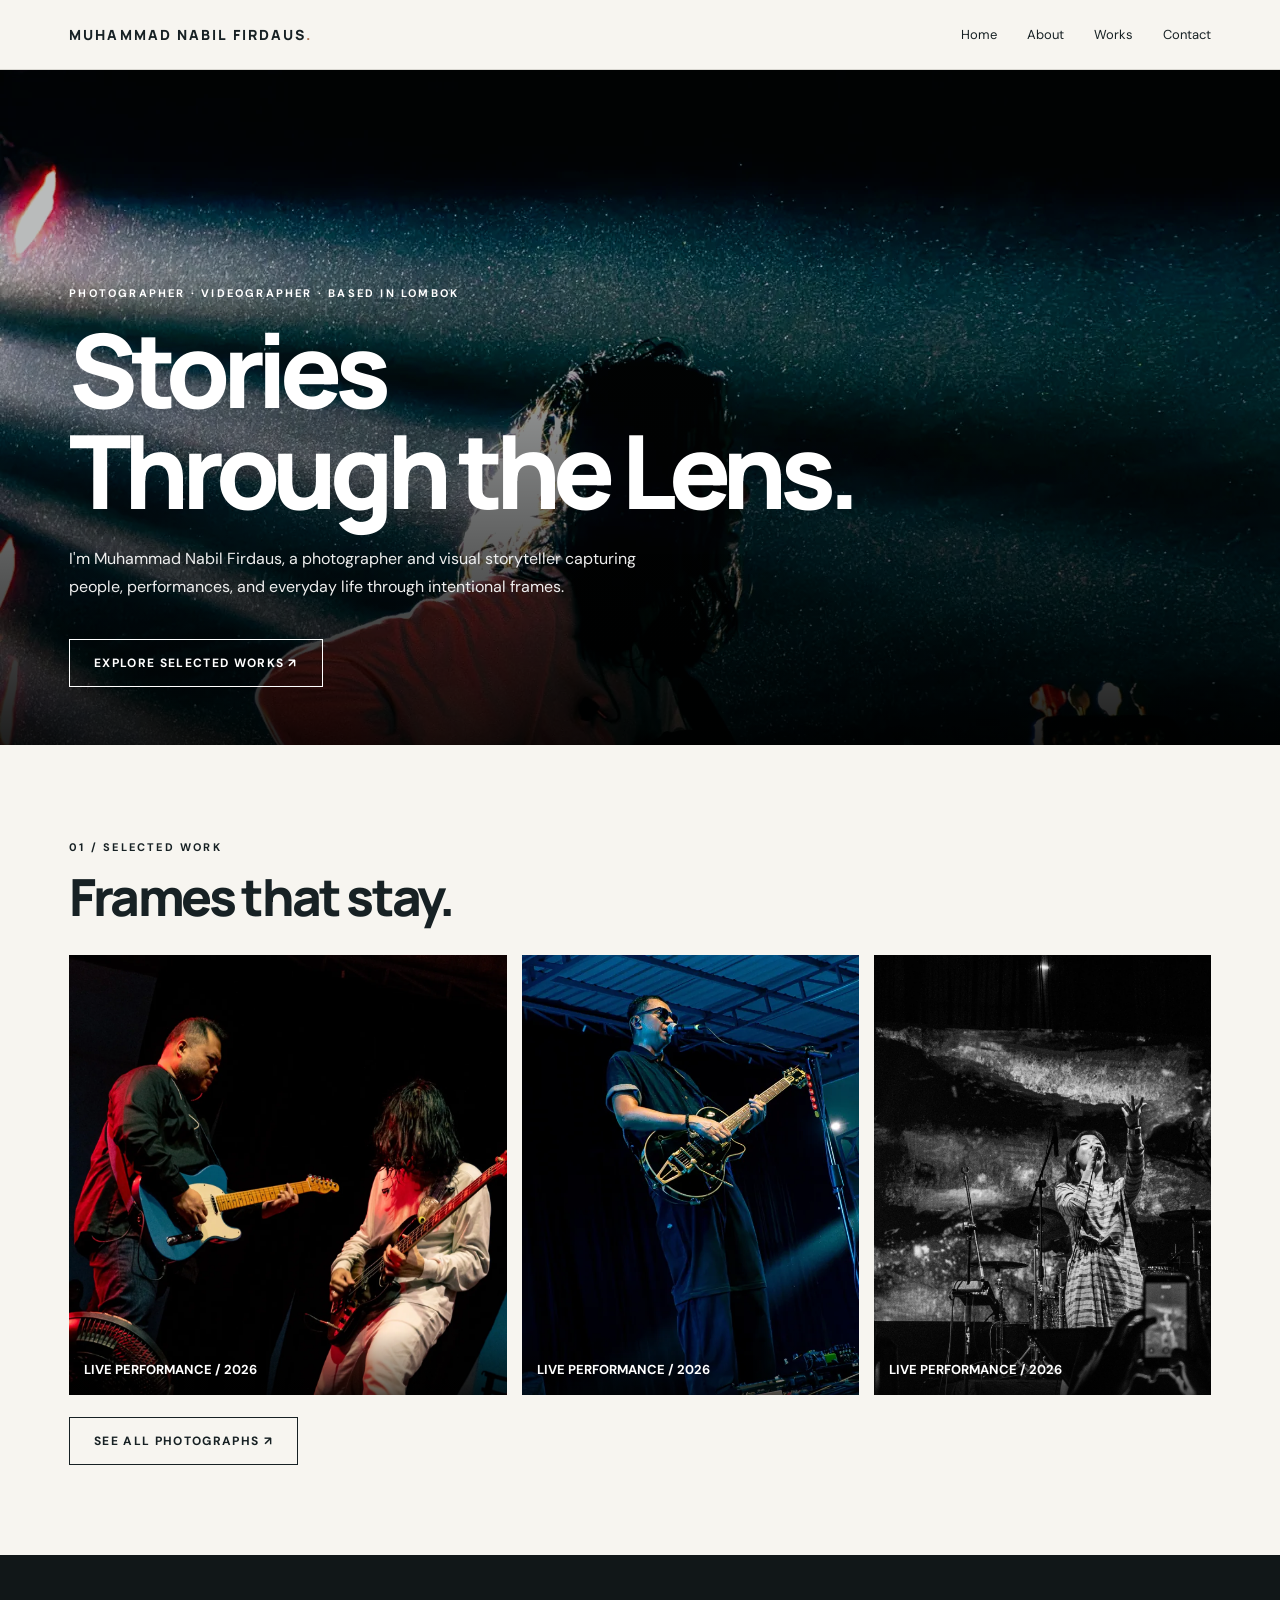
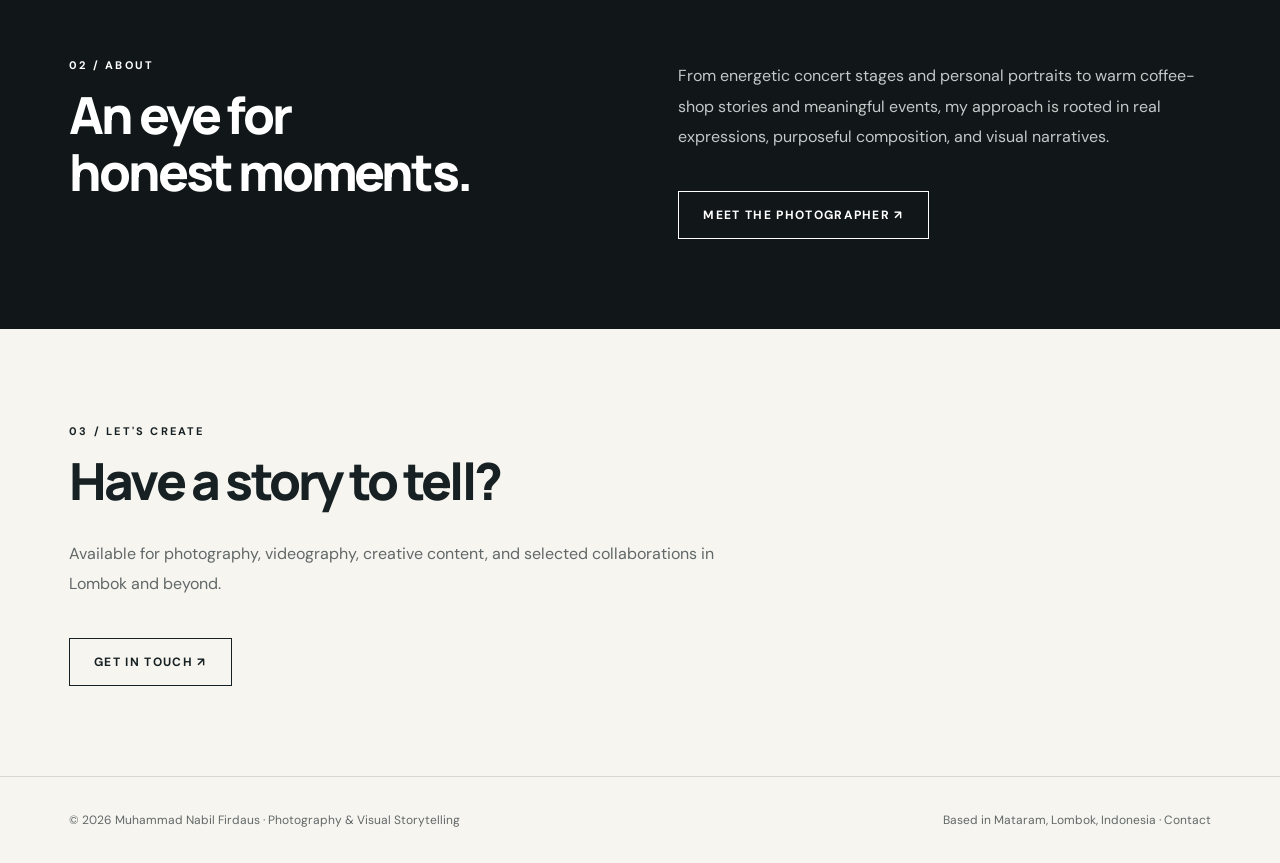
<file: index.html>
<!doctype html><html lang="en"><head><meta charset="utf-8"><meta name="viewport" content="width=device-width,initial-scale=1"><title>Muhammad Nabil Firdaus | Photographer &amp; Videographer in Lombok</title><meta name="description" content="Official photography and videography portfolio of Muhammad Nabil Firdaus (Nabil Firdaus), a visual storyteller based in Mataram, Lombok. Concerts, portraits, events and commercial photography."><meta name="robots" content="index,follow,max-image-preview:large"><meta property="og:type" content="website"><meta property="og:title" content="Muhammad Nabil Firdaus | Photographer &amp; Videographer in Lombok"><meta property="og:description" content="Official photography and videography portfolio of Muhammad Nabil Firdaus (Nabil Firdaus), a visual storyteller based in Mataram, Lombok. Concerts, portraits, events and commercial photography."><meta property="og:image" content="assets/concert/barasuara-12.webp"><meta name="twitter:card" content="summary_large_image"><link rel="stylesheet" href="styles.css"><link rel="icon" href="favicon.svg" type="image/svg+xml"><script type="application/ld+json">{"@context": "https://schema.org", "@type": "WebPage", "mainEntity": {"@type": "Person", "@id": "https://YOUR-DOMAIN.example/#nabil", "name": "Muhammad Nabil Firdaus", "alternateName": "Nabil Firdaus", "jobTitle": "Photographer and Videographer", "description": "Photographer, videographer and visual storyteller based in Mataram, Lombok, Indonesia.", "email": "mailto:nabildaus123@gmail.com", "sameAs": ["https://www.instagram.com/nfrdsss/"], "knowsAbout": ["Photography", "Concert Photography", "Videography", "Visual Storytelling", "Event Documentation"]}, "inLanguage": "en", "isPartOf": {"@type": "WebSite", "name": "Muhammad Nabil Firdaus | Photography Portfolio", "url": "https://YOUR-DOMAIN.example/"}}</script></head><body><a href="#main" class="skip">Skip to content</a><header><a class="brand" href="index.html">Muhammad Nabil Firdaus<span style="color:#ad795b">.</span></a><nav class="nav" aria-label="Main navigation"><a href="index.html">Home</a><a href="about.html">About</a><a href="works.html">Works</a><a href="contact.html">Contact</a></nav></header><main id="main"><section class="hero"><img src="assets/concert/barasuara-12.webp" alt="Live concert performance photographed by Muhammad Nabil Firdaus" fetchpriority="high"><div class="content"><span class="kicker">Photographer · Videographer · Based in Lombok</span><h1>Stories<br>Through the Lens.</h1><p class="intro">I'm Muhammad Nabil Firdaus, a photographer and visual storyteller capturing people, performances, and everyday life through intentional frames.</p><a href="works.html" class="button white">Explore selected works ↗</a></div></section><section class="section"><div class="container"><span class="kicker">01 / Selected work</span><h2 class="section-title">Frames that stay.</h2><div class="feature-grid"><a class="phototile" href="works.html" aria-label="View live concert photography"><img src="assets/concert/barasuara-10.webp" alt="Live music concert photography by Muhammad Nabil Firdaus" loading="lazy"><span>LIVE PERFORMANCE / 2026</span></a><a class="phototile" href="works.html" aria-label="View live concert photography"><img src="assets/concert/barasuara-15.webp" alt="Live music concert photography by Muhammad Nabil Firdaus" loading="lazy"><span>LIVE PERFORMANCE / 2026</span></a><a class="phototile" href="works.html" aria-label="View live concert photography"><img src="assets/concert/barasuara-2.webp" alt="Live music concert photography by Muhammad Nabil Firdaus" loading="lazy"><span>LIVE PERFORMANCE / 2026</span></a></div><a class="button" href="works.html">See all photographs ↗</a></div></section><section class="section dark"><div class="container split"><div><span class="kicker">02 / About</span><h2 class="section-title">An eye for<br>honest moments.</h2></div><div><p class="section-intro">From energetic concert stages and personal portraits to warm coffee-shop stories and meaningful events, my approach is rooted in real expressions, purposeful composition, and visual narratives.</p><a class="button white" href="about.html">Meet the photographer ↗</a></div></div></section><section class="section"><div class="container"><span class="kicker">03 / Let's create</span><h2 class="section-title">Have a story to tell?</h2><p class="section-intro">Available for photography, videography, creative content, and selected collaborations in Lombok and beyond.</p><a class="button" href="contact.html">Get in touch ↗</a></div></section></main><footer><span>© 2026 Muhammad Nabil Firdaus · Photography &amp; Visual Storytelling</span><span>Based in Mataram, Lombok, Indonesia · <a href="mailto:nabildaus123@gmail.com">Contact</a></span></footer><script src="script.js" defer></script></body></html>
</file>
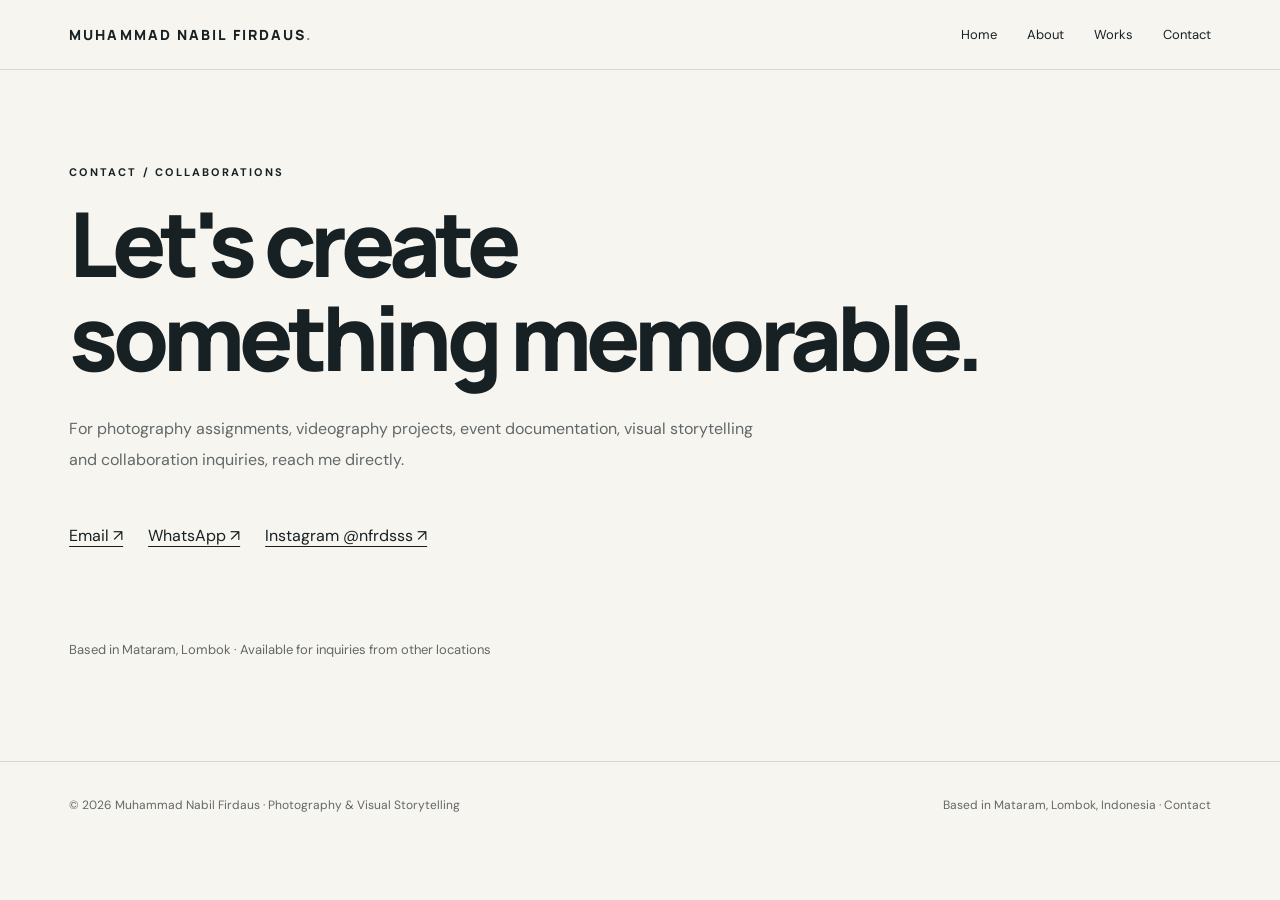
<file: contact.html>
<!doctype html><html lang="en"><head><meta charset="utf-8"><meta name="viewport" content="width=device-width,initial-scale=1"><title>Contact Muhammad Nabil Firdaus | Photography &amp; Videography Booking</title><meta name="description" content="Contact Muhammad Nabil Firdaus for concert photography, events, portraits, videography and commercial visual storytelling in Mataram, Lombok, Indonesia."><meta name="robots" content="index,follow,max-image-preview:large"><meta property="og:type" content="website"><meta property="og:title" content="Contact Muhammad Nabil Firdaus | Photography &amp; Videography Booking"><meta property="og:description" content="Contact Muhammad Nabil Firdaus for concert photography, events, portraits, videography and commercial visual storytelling in Mataram, Lombok, Indonesia."><meta property="og:image" content="assets/concert/barasuara-12.webp"><meta name="twitter:card" content="summary_large_image"><link rel="stylesheet" href="styles.css"><link rel="icon" href="favicon.svg" type="image/svg+xml"><script type="application/ld+json">{"@context": "https://schema.org", "@type": "WebPage", "mainEntity": {"@type": "Person", "@id": "https://YOUR-DOMAIN.example/#nabil", "name": "Muhammad Nabil Firdaus", "alternateName": "Nabil Firdaus", "jobTitle": "Photographer and Videographer", "description": "Photographer, videographer and visual storyteller based in Mataram, Lombok, Indonesia.", "email": "mailto:nabildaus123@gmail.com", "sameAs": ["https://www.instagram.com/nfrdsss/"], "knowsAbout": ["Photography", "Concert Photography", "Videography", "Visual Storytelling", "Event Documentation"]}, "inLanguage": "en", "isPartOf": {"@type": "WebSite", "name": "Muhammad Nabil Firdaus | Photography Portfolio", "url": "https://YOUR-DOMAIN.example/"}}</script></head><body><a href="#main" class="skip">Skip to content</a><header><a class="brand" href="index.html">Muhammad Nabil Firdaus<span style="color:#ad795b">.</span></a><nav class="nav" aria-label="Main navigation"><a href="index.html">Home</a><a href="about.html">About</a><a href="works.html">Works</a><a href="contact.html">Contact</a></nav></header><main id="main"><section class="container section"><span class="kicker">Contact / Collaborations</span><h1 class="contact-big">Let's create<br>something memorable.</h1><p class="section-intro">For photography assignments, videography projects, event documentation, visual storytelling and collaboration inquiries, reach me directly.</p><div class="social" style="margin-top:50px"><a href="mailto:nabildaus123@gmail.com">Email ↗</a><a href="https://wa.me/6288987088143" target="_blank" rel="noopener noreferrer">WhatsApp ↗</a><a href="https://www.instagram.com/nfrdsss/" target="_blank" rel="noopener noreferrer">Instagram @nfrdsss ↗</a></div><p style="margin-top:95px;font-size:13px;color:#616867">Based in Mataram, Lombok · Available for inquiries from other locations</p></section></main><footer><span>© 2026 Muhammad Nabil Firdaus · Photography &amp; Visual Storytelling</span><span>Based in Mataram, Lombok, Indonesia · <a href="mailto:nabildaus123@gmail.com">Contact</a></span></footer><script src="script.js" defer></script></body></html>
</file>
<file: styles.css>
@import url('https://fonts.googleapis.com/css2?family=DM+Sans:wght@400;500;600;700&family=Manrope:wght@400;500;600;700;800&display=swap');
:root{--ink:#172124;--cream:#f7f5f0;--line:#d8d6d0;--muted:#616867;--accent:#af7952}*{box-sizing:border-box}html{scroll-behavior:smooth}body{margin:0;background:var(--cream);font-family:'DM Sans',Arial,sans-serif;color:var(--ink)}a{color:inherit;text-decoration:none}img{max-width:100%;display:block}button{font:inherit}header{position:relative;z-index:10;display:flex;align-items:center;justify-content:space-between;padding:25px 5.4%;gap:20px;border-bottom:1px solid var(--line);background:var(--cream)}.brand{font-family:Manrope,sans-serif;font-size:14px;letter-spacing:.15em;font-weight:800;text-transform:uppercase}.nav{display:flex;gap:30px;font-size:13px}.nav a:hover,.textlink:hover{color:var(--accent)}main{min-height:70vh}.kicker{font-size:11px;letter-spacing:.2em;text-transform:uppercase;font-weight:700}.container{width:89.2%;max-width:1400px;margin:auto}.hero{background:#060b0d;min-height:75vh;position:relative;display:flex;align-items:end;color:white;overflow:hidden}.hero img{position:absolute;width:100%;height:100%;object-fit:cover;object-position:center 35%;opacity:.72;filter:contrast(1.08)}.hero:after{position:absolute;content:'';inset:0;background:linear-gradient(0deg,rgba(0,0,0,.84),transparent 70%)}.hero .content{z-index:2;position:relative;width:89.2%;max-width:1400px;margin:0 auto 6.5vh}.hero h1{font:800 clamp(3.3rem,8vw,9rem)/.99 Manrope,sans-serif;letter-spacing:-.07em;margin:17px 0 23px;max-width:1200px}.hero .intro{font-size:16px;max-width:575px;color:#eee;line-height:1.75}.section{padding:90px 0}.section-title{font:800 clamp(2rem,4vw,4.5rem)/1.12 Manrope,sans-serif;letter-spacing:-.055em;margin:12px 0 30px}.section-intro{max-width:700px;color:var(--muted);line-height:1.9}.split{display:grid;grid-template-columns:1fr 1fr;gap:6vw;align-items:center}.button{display:inline-flex;padding:15px 24px;border:1px solid var(--ink);font-size:12px;letter-spacing:.11em;text-transform:uppercase;font-weight:700;margin-top:22px;transition:.2s}.button:hover{background:var(--ink);color:var(--cream)}.button.white{border-color:white;color:white}.button.white:hover{background:white;color:#111}.feature-grid{display:grid;grid-template-columns:1.3fr 1fr 1fr;gap:15px}.feature-grid a img{height:440px;width:100%;object-fit:cover}.feature-grid a:nth-child(2) img,.feature-grid a:nth-child(3) img{height:440px}.phototile{position:relative;overflow:hidden;background:#181818}.phototile img{transition:transform .45s}.phototile:hover img{transform:scale(1.045)}.phototile span{position:absolute;bottom:0;left:0;right:0;padding:30px 15px 17px;color:#fff;font-weight:700;font-size:13px;background:linear-gradient(transparent,rgba(0,0,0,.65))}.dark{background:#111718;color:white}.dark .section-intro{color:#c2c9c7}.stats{display:flex;gap:55px;flex-wrap:wrap}.stat strong{font:800 38px Manrope}.stat p{font-size:12px;color:var(--muted)}.page-head{padding:95px 0 35px}.page-head h1{font:800 clamp(3rem,7vw,7rem)/1.1 Manrope;letter-spacing:-.065em;margin:10px 0}.portrait{width:100%;max-height:670px;object-fit:cover}.copy p{line-height:1.9;color:#444f50}.timeline{display:grid;grid-template-columns:1fr 2fr;gap:30px;padding:22px 0;border-top:1px solid var(--line);font-size:14px;line-height:1.8}.timeline small{color:var(--muted)}.filters{display:flex;gap:10px;flex-wrap:wrap;padding:20px 0 30px}.filters button{border:1px solid #c1c4c1;color:var(--ink);padding:10px 15px;cursor:pointer;background:transparent;font-size:12px}.filters button.active,.filters button:hover{color:white;background:var(--ink)}.gallery{display:grid;grid-template-columns:repeat(3,minmax(0,1fr));gap:14px}.gallery figure{margin:0;position:relative;cursor:zoom-in;overflow:hidden;background:#172124}.gallery img{width:100%;height:380px;object-fit:cover;transition:.3s}.gallery figure:hover img{transform:scale(1.035)}.gallery figcaption{padding:12px 2px 20px;color:var(--muted);font-size:12px}.gallery figure[hidden]{display:none}.project{margin:40px 0 65px}.project h2{font:800 26px Manrope;letter-spacing:-.03em}.project p{max-width:770px;line-height:1.8;color:var(--muted)}.video-card{background:#e8e4dc;padding:30px;display:flex;justify-content:space-between;align-items:center;gap:20px;margin:10px 0}.video-card small{color:var(--muted)}footer{border-top:1px solid var(--line);padding:35px 5.4%;display:flex;justify-content:space-between;gap:18px;font-size:12px;color:var(--muted)}.contact-big{font:800 clamp(2.5rem,7vw,7rem)/1.05 Manrope;letter-spacing:-.06em;margin:15px 0 30px;overflow-wrap:anywhere}.social{display:flex;gap:25px;flex-wrap:wrap}.social a{text-decoration:underline;text-underline-offset:5px}.lightbox{display:none;position:fixed;z-index:999;inset:0;background:rgba(0,0,0,.95);align-items:center;justify-content:center;padding:35px}.lightbox.open{display:flex}.lightbox img{max-height:90vh;max-width:95vw;object-fit:contain}.lightbox button{position:absolute;right:20px;top:15px;color:white;border:0;background:transparent;cursor:pointer;font-size:40px}.skip{position:absolute;top:-80px}.skip:focus{top:5px;background:white;padding:12px;z-index:100} @media(max-width:800px){header{padding:20px 5%;flex-direction:column;align-items:flex-start}.nav{gap:20px;flex-wrap:wrap}.hero{min-height:68vh}.section{padding:55px 0}.split{grid-template-columns:1fr}.feature-grid{grid-template-columns:1fr 1fr}.feature-grid a:first-child{grid-column:span 2}.feature-grid a img{height:260px!important}.feature-grid a:first-child img{height:370px!important}.gallery{grid-template-columns:repeat(2,minmax(0,1fr))}.gallery img{height:290px}.timeline{grid-template-columns:1fr;gap:3px}.video-card{display:block}.page-head{padding-top:55px}footer{flex-direction:column}}@media(max-width:520px){.gallery{grid-template-columns:1fr 1fr;gap:9px}.gallery img{height:210px}.gallery figcaption{font-size:11px}.feature-grid{gap:8px}.hero h1{font-size:14vw}.hero .intro{font-size:14px}.section-title{font-size:34px}}

.project[hidden]{display:none}
</file>
